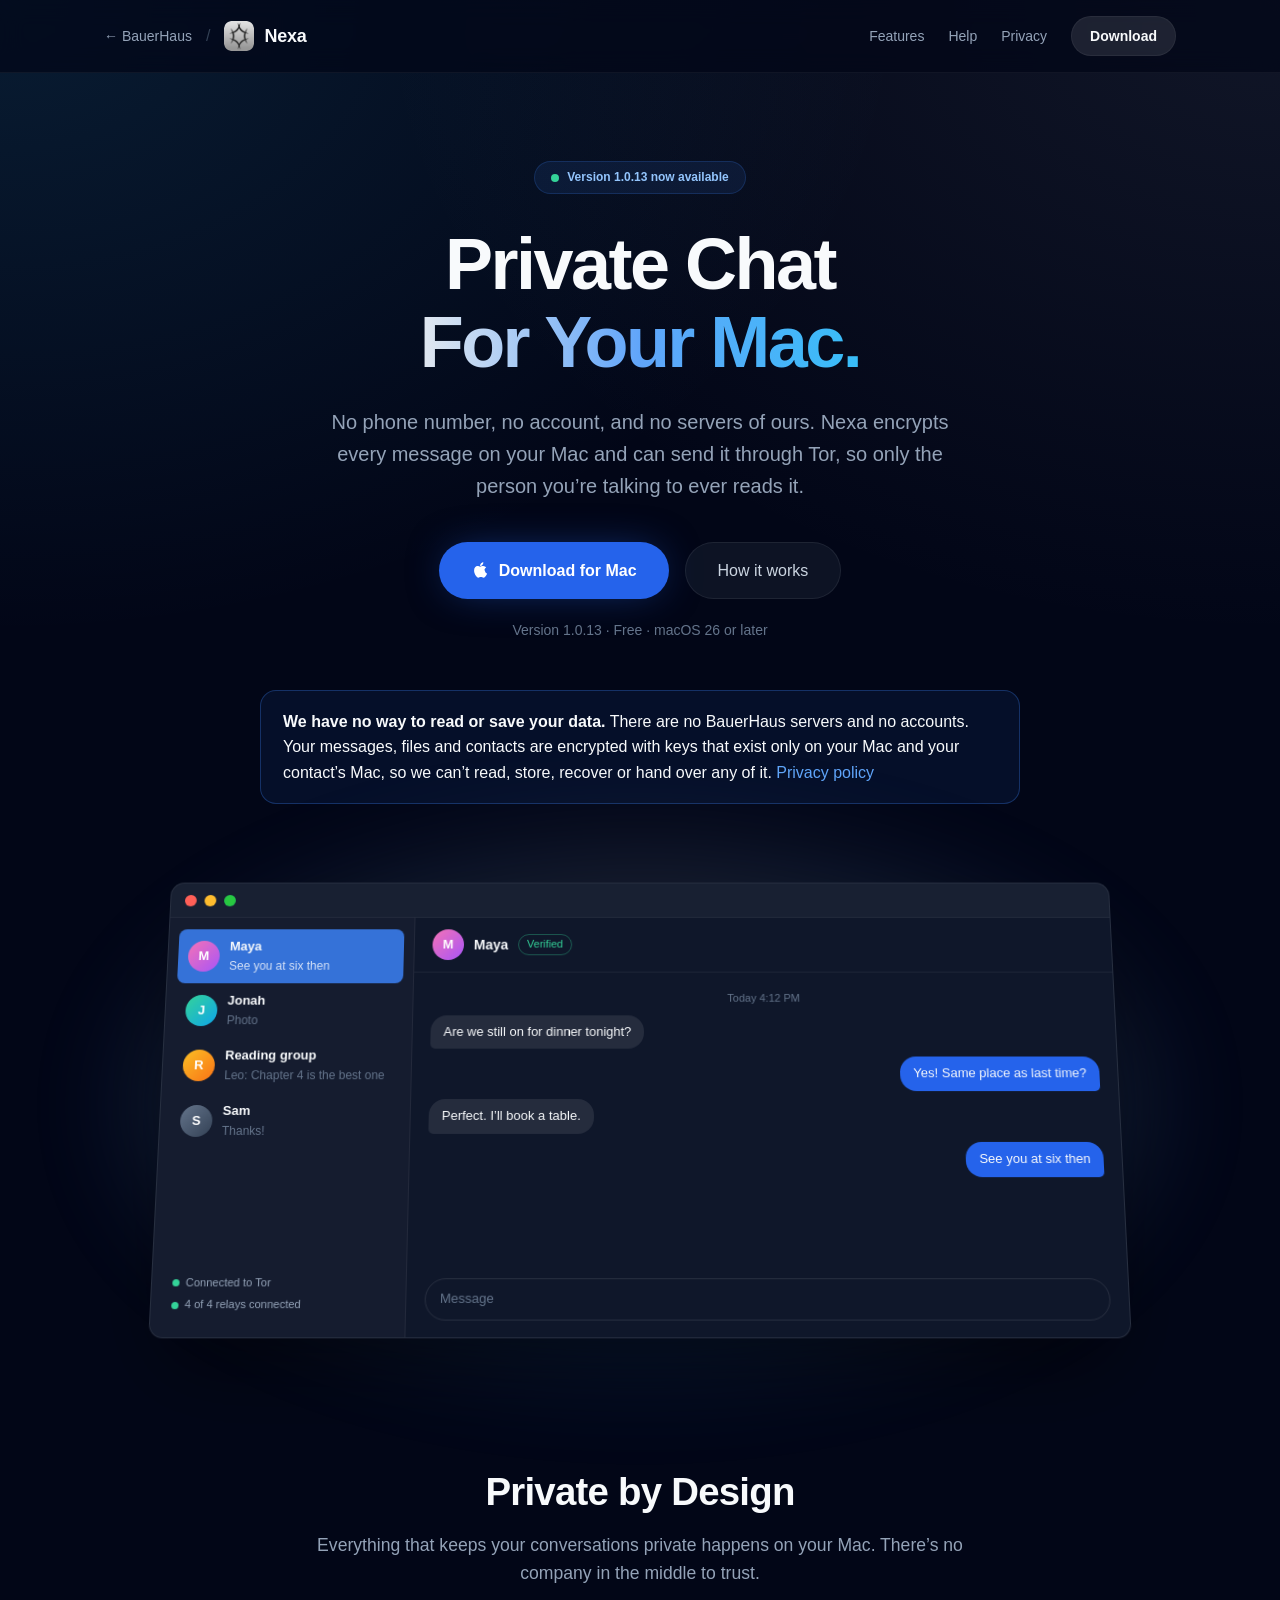
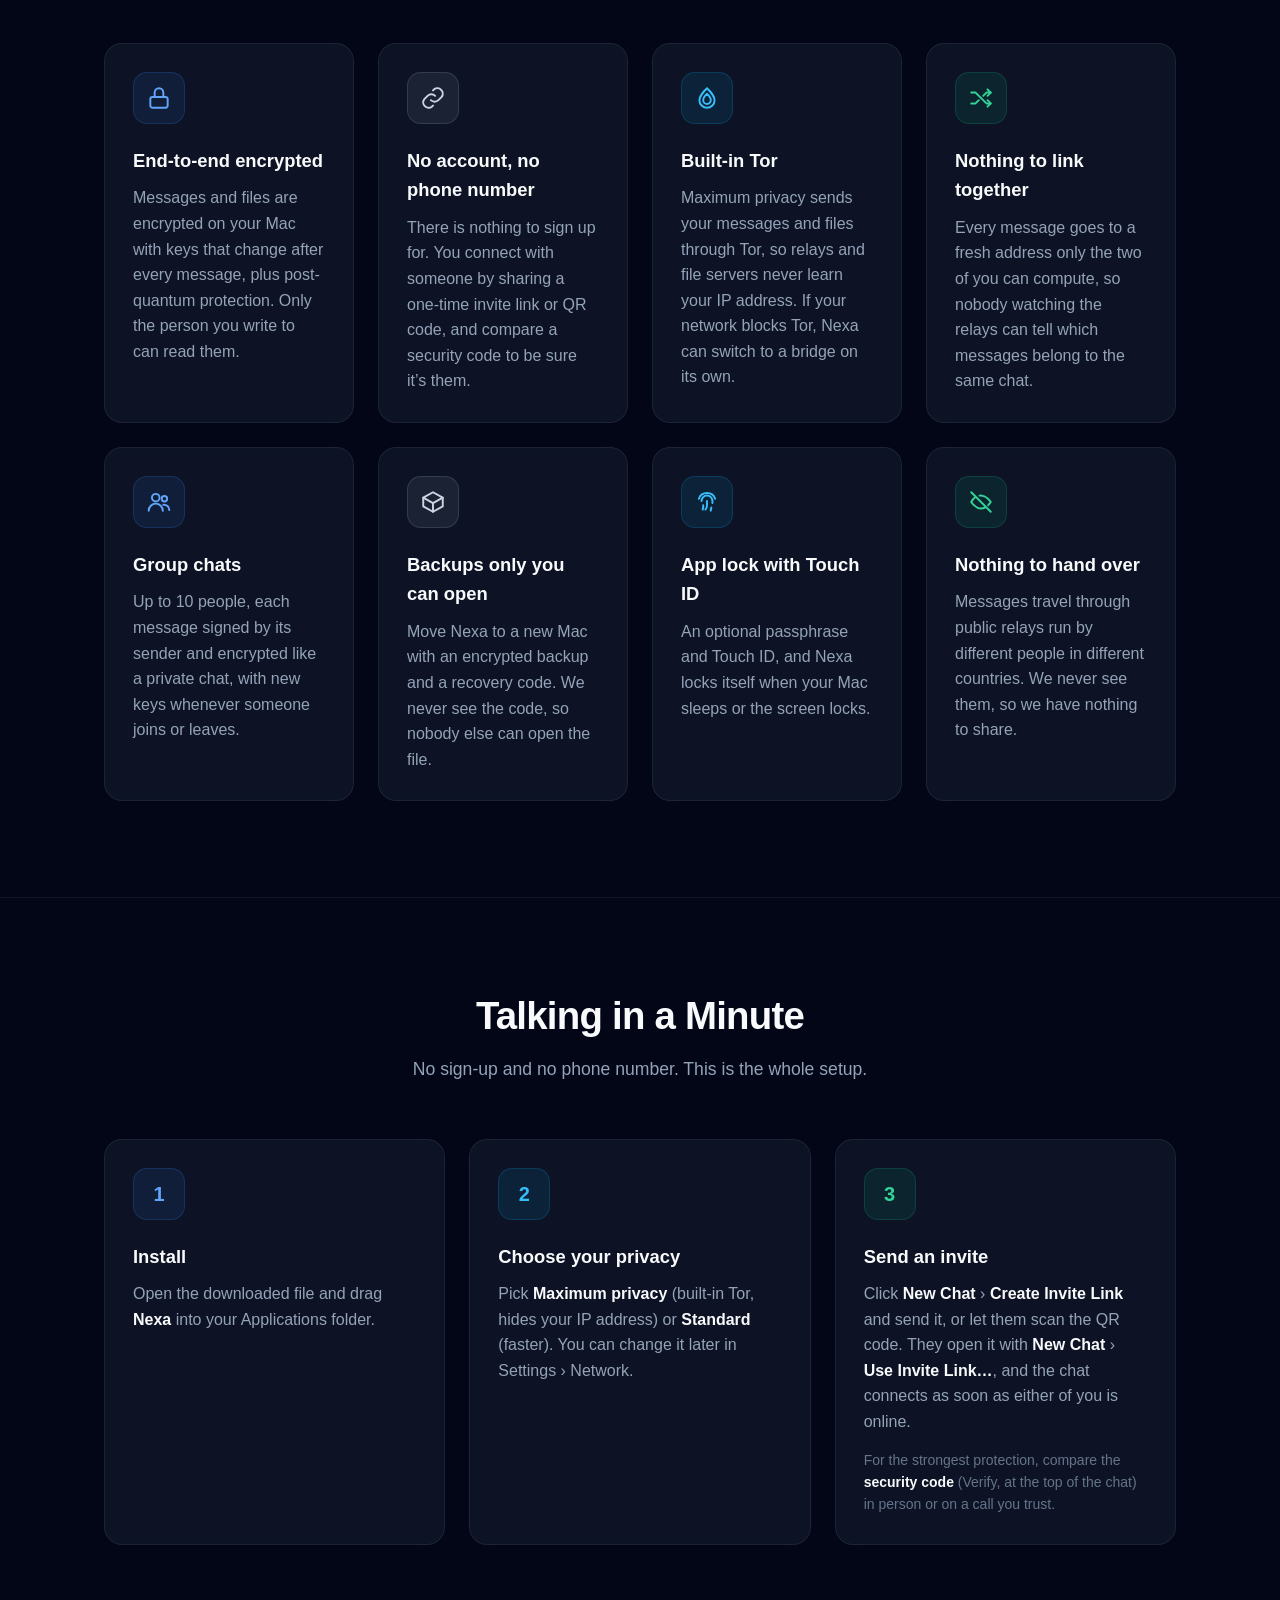
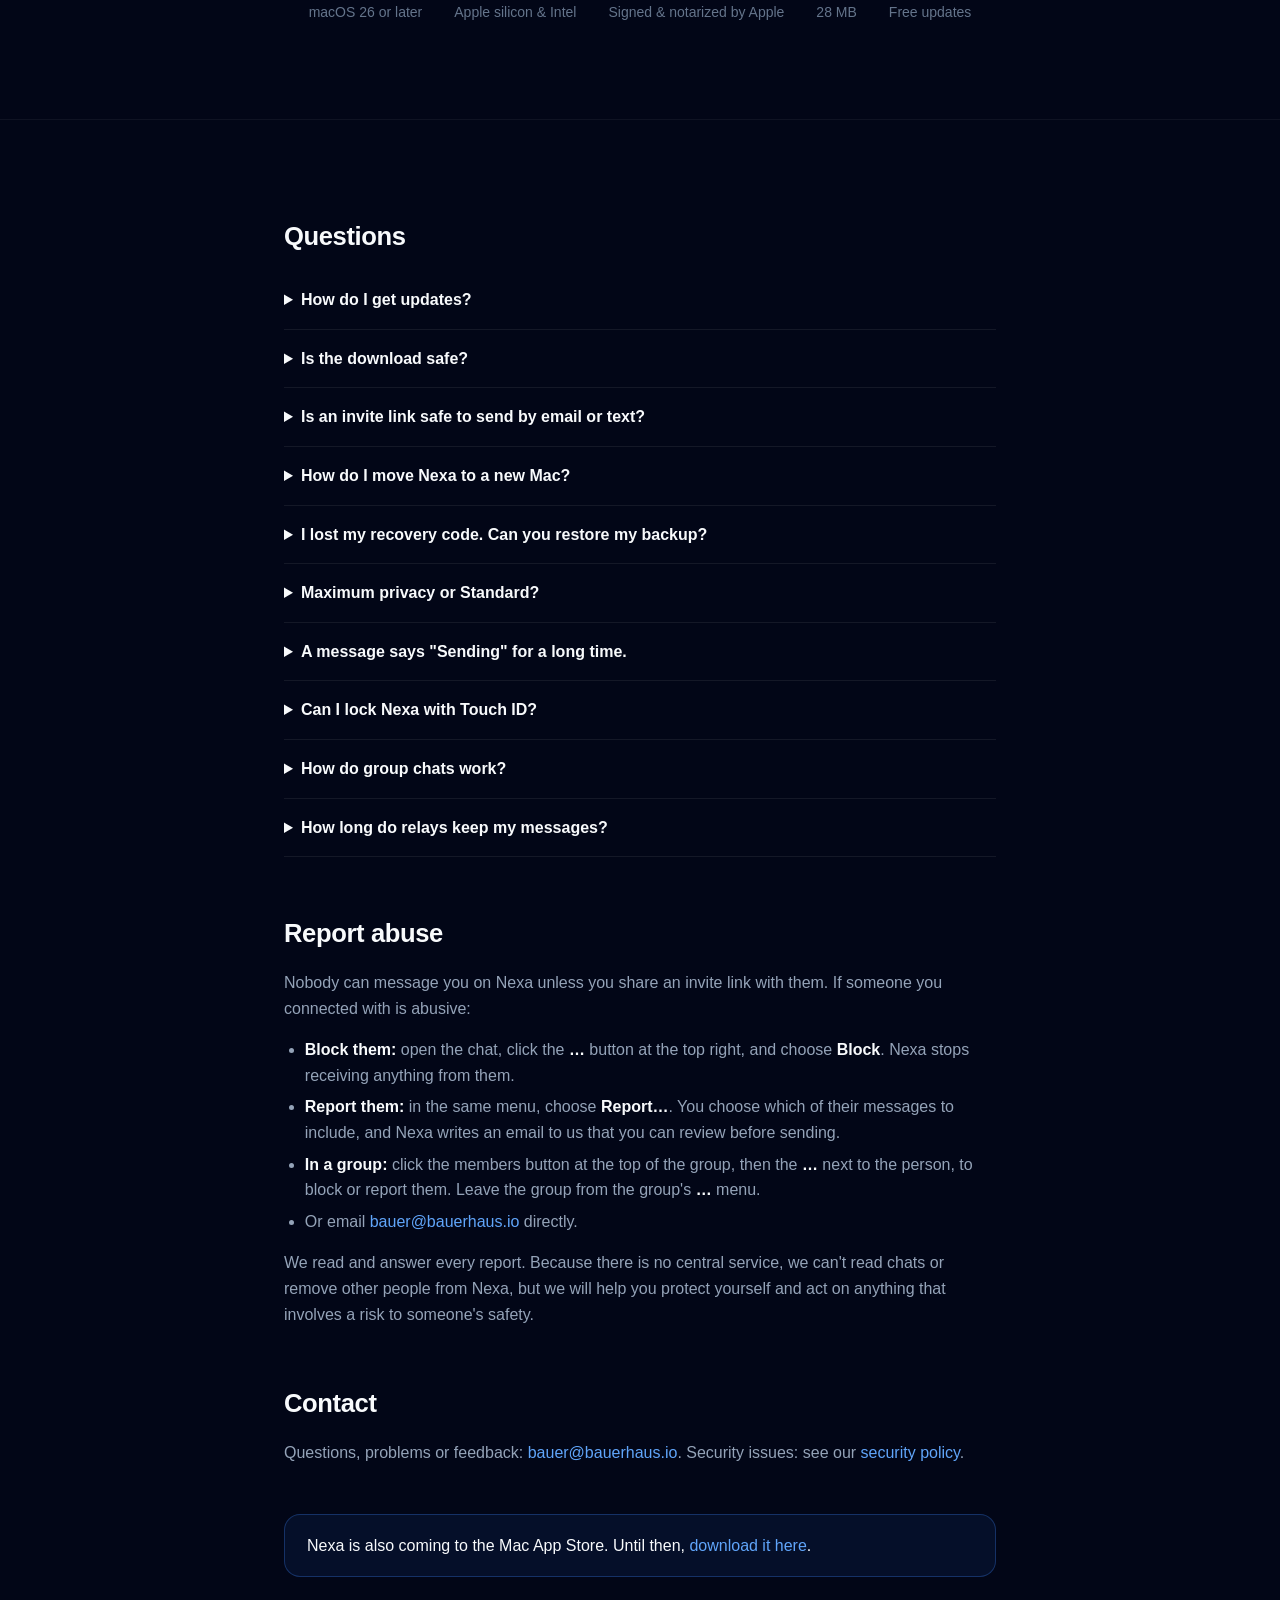
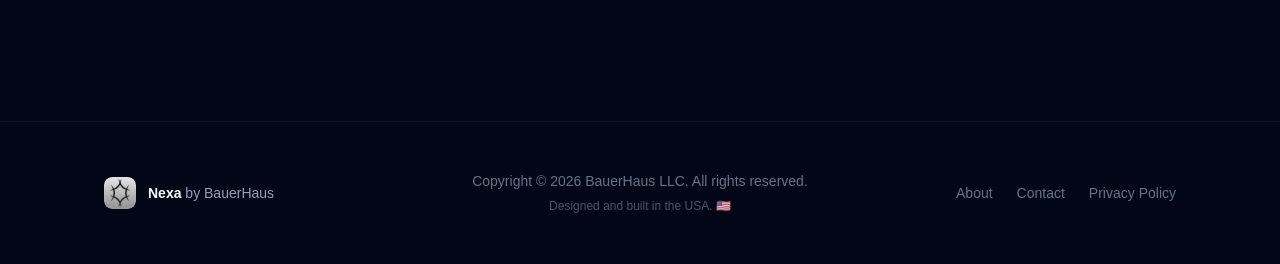
<file: nexa/index.html>
<!DOCTYPE html>
<html lang="en">
<head>
    <meta charset="UTF-8">
    <meta name="viewport" content="width=device-width, initial-scale=1.0">

    <!-- GitHub Pages cannot set response headers, so the policy ships in the page.
         This page is plain HTML with one stylesheet and images from this site: no script at all,
         nothing inline, nothing from another origin (no web fonts or CDNs, unlike the WindowSmith
         page, so visiting it tells no one else who's looking at a private messenger). The popups
         open with #links and :target, and the icons are inline SVG. -->
    <meta http-equiv="Content-Security-Policy" content="
        default-src 'none';
        style-src 'self';
        img-src 'self';
        base-uri 'none';
        form-action 'none';
        upgrade-insecure-requests">
    <meta name="referrer" content="strict-origin-when-cross-origin">
    <title>Nexa Messenger - Private Chat for the Mac | BauerHaus</title>
    <meta name="description" content="Nexa is a private messenger for the Mac with no accounts and no servers of its own. Download it, get help, and report abuse.">
    <link rel="stylesheet" href="nexa.css?v=2">
    <link rel="icon" href="icon.png">
</head>
<body>

<header>
    <div class="wrap nav">
        <div class="crumbs">
            <a class="back" href="/">&larr; <span class="back-label">BauerHaus</span></a>
            <span class="slash">/</span>
            <a class="app" href="#top"><img src="card-icon.png?v=2" alt="" width="30" height="30">Nexa</a>
        </div>
        <nav class="nav-links">
            <a href="#features">Features</a>
            <a href="#help">Help</a>
            <a href="privacy/">Privacy</a>
            <a class="pill" href="downloads/Nexa-1.0.13.dmg" download>Download</a>
        </nav>
    </div>
</header>

<main id="top">
    <div class="wrap hero">
        <div class="badge"><span class="dot"></span>Version 1.0.13 now available</div>
        <h1>Private Chat<br><span class="gradient">For Your Mac.</span></h1>
        <p class="lede">No phone number, no account, and no servers of ours. Nexa encrypts every message on your Mac and can send it through Tor, so only the person you&rsquo;re talking to ever reads it.</p>
        <div class="actions" id="download">
            <a class="button" href="downloads/Nexa-1.0.13.dmg" download><svg viewBox="0 0 384 512" aria-hidden="true"><path d="M318.7 268.7c-.2-36.7 16.4-64.4 50-84.8-18.8-26.9-47.2-41.7-84.7-44.6-35.5-2.8-74.3 20.7-88.5 20.7-15 0-49.4-19.7-76.4-19.7C72.7 141.9 24 184.5 24 271.5c0 25.7 4.7 52.2 14.1 79.5 12.6 35.9 58 124 105.4 122.5 24.8-.6 42.3-17.6 74.6-17.6 31.3 0 47.5 17.6 75.2 17.6 47.8-.7 88.8-80.7 100.8-116.7-64.1-30.2-60.4-88.5-60.4-90.1zm-56.6-163.5c27.3-32.4 24.8-61.9 24-72.5-24.1 1.4-52 16.4-67.9 34.9-17.5 19.8-27.8 44.3-25.6 71.9 26.1 2 49.9-11.4 69.5-34.3z"/></svg>Download for Mac</a>
            <a class="button ghost" href="#start">How it works</a>
        </div>
        <p class="meta">Version 1.0.13 &middot; Free &middot; macOS 26 or later</p>

        <div class="notice">
            <p><strong>We have no way to read or save your data.</strong> There are no BauerHaus servers and no accounts. Your messages, files and contacts are encrypted with keys that exist only on your Mac and your contact&rsquo;s Mac, so we can&rsquo;t read, store, recover or hand over any of it. <a href="privacy/">Privacy policy</a></p>
        </div>

        <div class="demo" aria-label="A drawing of Nexa's window, with made-up contacts" role="img">
            <div class="glow"></div>
            <div class="window">
                <div class="titlebar"><span class="light red"></span><span class="light yellow"></span><span class="light green"></span></div>
                <div class="panes">
                    <div class="sidebar">
                        <div class="chat-row selected"><span class="avatar a1">M</span><div><b>Maya</b><span class="preview">See you at six then</span></div></div>
                        <div class="chat-row"><span class="avatar a2">J</span><div><b>Jonah</b><span class="preview">Photo</span></div></div>
                        <div class="chat-row"><span class="avatar a3">R</span><div><b>Reading group</b><span class="preview">Leo: Chapter 4 is the best one</span></div></div>
                        <div class="chat-row"><span class="avatar a4">S</span><div><b>Sam</b><span class="preview">Thanks!</span></div></div>
                        <div class="status">
                            <span><span class="dot"></span>Connected to Tor</span>
                            <span><span class="dot"></span>4 of 4 relays connected</span>
                        </div>
                    </div>
                    <div class="conversation">
                        <div class="conv-head"><span class="avatar a1">M</span><b>Maya</b><span class="verified">Verified</span></div>
                        <div class="messages">
                            <span class="stamp">Today 4:12 PM</span>
                            <span class="bubble them">Are we still on for dinner tonight?</span>
                            <span class="bubble me">Yes! Same place as last time?</span>
                            <span class="bubble them">Perfect. I&rsquo;ll book a table.</span>
                            <span class="bubble me">See you at six then</span>
                        </div>
                        <div class="composer">Message</div>
                    </div>
                </div>
            </div>
        </div>
    </div>

    <section id="features">
        <div class="wrap">
            <div class="section-head">
                <h2>Private by Design</h2>
                <p>Everything that keeps your conversations private happens on your Mac. There&rsquo;s no company in the middle to trust.</p>
            </div>
            <div class="cards four">
                <div class="card">
                    <div class="icon blue"><svg viewBox="0 0 24 24" aria-hidden="true"><rect x="4" y="11" width="16" height="10" rx="2"/><path d="M8 11V7a4 4 0 0 1 8 0v4"/></svg></div>
                    <h3>End-to-end encrypted</h3>
                    <p>Messages and files are encrypted on your Mac with keys that change after every message, plus post-quantum protection. Only the person you write to can read them.</p>
                </div>
                <div class="card">
                    <div class="icon slate"><svg viewBox="0 0 24 24" aria-hidden="true"><path d="M10 14a5 5 0 0 0 7 0l3-3a5 5 0 0 0-7-7l-1 1"/><path d="M14 10a5 5 0 0 0-7 0l-3 3a5 5 0 0 0 7 7l1-1"/></svg></div>
                    <h3>No account, no phone number</h3>
                    <p>There is nothing to sign up for. You connect with someone by sharing a one-time invite link or QR code, and compare a security code to be sure it&rsquo;s them.</p>
                </div>
                <div class="card">
                    <div class="icon sky"><svg viewBox="0 0 24 24" aria-hidden="true"><path d="M12 3c4 4 7 7 7 11a7 7 0 0 1-14 0c0-4 3-7 7-11z"/><path d="M12 8c2 2 3.5 4 3.5 6a3.5 3.5 0 0 1-7 0c0-2 1.5-4 3.5-6z"/></svg></div>
                    <h3>Built-in Tor</h3>
                    <p>Maximum privacy sends your messages and files through Tor, so relays and file servers never learn your IP address. If your network blocks Tor, Nexa can switch to a bridge on its own.</p>
                </div>
                <div class="card">
                    <div class="icon green"><svg viewBox="0 0 24 24" aria-hidden="true"><path d="M3 7h4l10 10h4"/><path d="M3 17h4l3-3"/><path d="M14 10l3-3h4"/><path d="M18 4l3 3-3 3"/><path d="M18 14l3 3-3 3"/></svg></div>
                    <h3>Nothing to link together</h3>
                    <p>Every message goes to a fresh address only the two of you can compute, so nobody watching the relays can tell which messages belong to the same chat.</p>
                </div>
                <div class="card">
                    <div class="icon blue"><svg viewBox="0 0 24 24" aria-hidden="true"><circle cx="9" cy="8" r="3.5"/><path d="M2.5 20a6.5 6.5 0 0 1 13 0"/><circle cx="17" cy="9" r="2.5"/><path d="M16 14.5a5 5 0 0 1 5.5 5"/></svg></div>
                    <h3>Group chats</h3>
                    <p>Up to 10 people, each message signed by its sender and encrypted like a private chat, with new keys whenever someone joins or leaves.</p>
                </div>
                <div class="card">
                    <div class="icon slate"><svg viewBox="0 0 24 24" aria-hidden="true"><path d="M21 8l-9-5-9 5 9 5 9-5z"/><path d="M3 8v8l9 5 9-5V8"/><path d="M12 13v8"/></svg></div>
                    <h3>Backups only you can open</h3>
                    <p>Move Nexa to a new Mac with an encrypted backup and a recovery code. We never see the code, so nobody else can open the file.</p>
                </div>
                <div class="card">
                    <div class="icon sky"><svg viewBox="0 0 24 24" aria-hidden="true"><path d="M7 11a5 5 0 0 1 10 0v2"/><path d="M12 11v4a6 6 0 0 1-1.5 4"/><path d="M4.5 9a8 8 0 0 1 15 0"/><path d="M8.5 15a10 10 0 0 1-.5 4"/><path d="M16 17a14 14 0 0 1-.6 3"/></svg></div>
                    <h3>App lock with Touch ID</h3>
                    <p>An optional passphrase and Touch ID, and Nexa locks itself when your Mac sleeps or the screen locks.</p>
                </div>
                <div class="card">
                    <div class="icon green"><svg viewBox="0 0 24 24" aria-hidden="true"><path d="M3 3l18 18"/><path d="M10.6 6.1A9.8 9.8 0 0 1 12 6c5 0 9 6 9 6a16 16 0 0 1-2.4 3"/><path d="M6.6 7.6C4.3 9.2 3 12 3 12s4 6 9 6a8.6 8.6 0 0 0 4-1"/></svg></div>
                    <h3>Nothing to hand over</h3>
                    <p>Messages travel through public relays run by different people in different countries. We never see them, so we have nothing to share.</p>
                </div>
            </div>
        </div>
    </section>

    <section id="start" class="ruled">
        <div class="wrap">
            <div class="section-head">
                <h2>Talking in a Minute</h2>
                <p>No sign-up and no phone number. This is the whole setup.</p>
            </div>
            <div class="cards">
                <div class="card">
                    <div class="icon step blue">1</div>
                    <h3>Install</h3>
                    <p>Open the downloaded file and drag <strong>Nexa</strong> into your Applications folder.</p>
                </div>
                <div class="card">
                    <div class="icon step sky">2</div>
                    <h3>Choose your privacy</h3>
                    <p>Pick <strong>Maximum privacy</strong> (built-in Tor, hides your IP address) or <strong>Standard</strong> (faster). You can change it later in Settings &rsaquo; Network.</p>
                </div>
                <div class="card">
                    <div class="icon step green">3</div>
                    <h3>Send an invite</h3>
                    <p>Click <strong>New Chat</strong> &rsaquo; <strong>Create Invite Link</strong> and send it, or let them scan the QR code. They open it with <strong>New Chat</strong> &rsaquo; <strong>Use Invite Link&hellip;</strong>, and the chat connects as soon as either of you is online.</p>
                    <p class="small">For the strongest protection, compare the <strong>security code</strong> (Verify, at the top of the chat) in person or on a call you trust.</p>
                </div>
            </div>
            <ul class="facts">
                <li>macOS 26 or later</li>
                <li>Apple silicon &amp; Intel</li>
                <li>Signed &amp; notarized by Apple</li>
                <li>28 MB</li>
                <li>Free updates</li>
            </ul>
        </div>
    </section>

    <section id="help" class="ruled">
        <div class="wrap narrow help">
            <h2>Questions</h2>

        <details>
            <summary>How do I get updates?</summary>
            <p>Nexa checks bauerhaus.io for new versions and asks before installing one. It asks your permission before checking automatically for the first time, and you can turn automatic checks on or off, or check right away, in Settings &rsaquo; Privacy &rsaquo; Updates or with <strong>Nexa</strong> &rsaquo; <strong>Check for Updates…</strong>. While Nexa uses Tor, it only checks when you ask. Every update is signed by us, and Nexa refuses one that isn't.</p>
        </details>

        <details>
            <summary>Is the download safe?</summary>
            <p>Nexa is signed by BauerHaus LLC and notarized by Apple, so macOS checks it before it opens. Your chats stay on your Mac, and keep working when Nexa is on the Mac App Store.</p>
        </details>

        <details>
            <summary>Is an invite link safe to send by email or text?</summary>
            <p>Yes. Each link works once and expires. If someone intercepted it and used it first, your contact's chat wouldn't connect, and comparing security codes shows anyone who tried to sit in the middle.</p>
        </details>

        <details>
            <summary>How do I move Nexa to a new Mac?</summary>
            <p>Settings &rsaquo; Backup &rsaquo; <strong>Move to Backup…</strong> writes an encrypted backup file and gives you a recovery code. Nexa then erases itself from this Mac. On the new Mac, choose <strong>Restore from a Backup…</strong> on the welcome screen and enter the code. Your chats continue where they left off.</p>
        </details>

        <details>
            <summary>I lost my recovery code. Can you restore my backup?</summary>
            <p>No. The code is the only key to the backup, and we never see it. Without it, nobody can open the file, including us. Write it on paper and keep it somewhere safe; don't keep it in a note or screenshot on the same Mac.</p>
        </details>

        <details>
            <summary>Maximum privacy or Standard?</summary>
            <p>Both encrypt everything you send. Maximum privacy also routes Nexa through Tor, so relays and file servers never learn your IP address, and each contact uses a separate Tor circuit. It is a little slower to connect. Standard connects directly with encrypted DNS and is faster, but relays can see your IP address.</p>
        </details>

        <details>
            <summary>A message says "Sending" for a long time.</summary>
            <p>Nexa keeps trying until a relay accepts the message, including after a restart. If it lasts more than a few minutes, check your internet connection, or try the other network mode in Settings &rsaquo; Network. Settings &rsaquo; Relays shows which relays are working.</p>
        </details>

        <details>
            <summary>Can I lock Nexa with Touch ID?</summary>
            <p>Yes. Settings &rsaquo; Security lets you set a passphrase and then unlock with Touch ID. Nexa locks when your Mac sleeps or the screen locks.</p>
        </details>

        <details>
            <summary>How do group chats work?</summary>
            <p>Click <strong>New Chat</strong> &rsaquo; <strong>New Group…</strong>, name it, and pick up to 9 people you already chat with; each of them is asked first. Everyone in the group sees the member list and what's posted, and messages are end-to-end encrypted like any other chat. The person who made the group adds and removes people; anyone can leave. To be sure the messages under someone's name are really theirs, compare their member code (in the group's member list) with them in person.</p>
        </details>

        <details>
            <summary>How long do relays keep my messages?</summary>
            <p>Nexa asks relays to delete messages after 14 days by default (adjustable in Settings). Relays are run by other people and may keep them longer, but they only ever hold encrypted data they can't read. Disappearing messages, set per chat, also delete messages from both Macs.</p>
        </details>

        <h2 id="report">Report abuse</h2>
        <p>Nobody can message you on Nexa unless you share an invite link with them. If someone you connected with is abusive:</p>
        <ul>
            <li><strong>Block them:</strong> open the chat, click the <strong>…</strong> button at the top right, and choose <strong>Block</strong>. Nexa stops receiving anything from them.</li>
            <li><strong>Report them:</strong> in the same menu, choose <strong>Report…</strong>. You choose which of their messages to include, and Nexa writes an email to us that you can review before sending.</li>
            <li><strong>In a group:</strong> click the members button at the top of the group, then the <strong>…</strong> next to the person, to block or report them. Leave the group from the group's <strong>…</strong> menu.</li>
            <li>Or email <a href="mailto:bauer@bauerhaus.io?subject=Nexa%20report">bauer@bauerhaus.io</a> directly.</li>
        </ul>
        <p>We read and answer every report. Because there is no central service, we can't read chats or remove other people from Nexa, but we will help you protect yourself and act on anything that involves a risk to someone's safety.</p>

        <h2>Contact</h2>
        <p>Questions, problems or feedback: <a href="mailto:bauer@bauerhaus.io?subject=Nexa">bauer@bauerhaus.io</a>. Security issues: see our <a href="https://github.com/Bauer-Haus/BauerHaus/blob/main/SECURITY.md">security policy</a>.</p>


            <div class="notice">
                <p>Nexa is also coming to the Mac App Store. Until then, <a href="downloads/Nexa-1.0.13.dmg" download>download it here</a>.</p>
            </div>
        </div>
    </section>
</main>

<footer>
    <div class="wrap footer-grid">
        <div class="byline"><img src="card-icon.png?v=2" alt="" width="32" height="32"><span><b>Nexa</b> by BauerHaus</span></div>
        <div class="copyright">
            <p>Copyright © 2026 BauerHaus LLC. All rights reserved.</p>
            <p>Designed and built in the USA. 🇺🇸</p>
        </div>
        <div class="footer-links">
            <a href="#about">About</a>
            <a href="#contact">Contact</a>
            <a href="privacy/">Privacy Policy</a>
        </div>
    </div>
</footer>

<div id="about" class="modal">
    <a class="modal-backdrop" href="#_" aria-label="Close"></a>
    <div class="modal-content">
        <a class="close" href="#_" aria-label="Close">&times;</a>
        <h2>About BauerHaus.</h2>
        <p>We build high-quality, native utilities designed exclusively for macOS. Our mission is to create software that feels right at home on your machine: fast, efficient, and built natively for the Mac.</p>
    </div>
</div>

<div id="contact" class="modal">
    <a class="modal-backdrop" href="#_" aria-label="Close"></a>
    <div class="modal-content">
        <a class="close" href="#_" aria-label="Close">&times;</a>
        <h2>Get in Touch.</h2>
        <p>Questions, problems or feedback about Nexa? We&rsquo;d love to hear from you. For security issues, see our <a href="https://github.com/Bauer-Haus/BauerHaus/blob/main/SECURITY.md">security policy</a>.</p>
        <a class="mail" href="mailto:bauer@bauerhaus.io?subject=Nexa">bauer@bauerhaus.io &rarr;</a>
    </div>
</div>

</body>
</html>
</file>
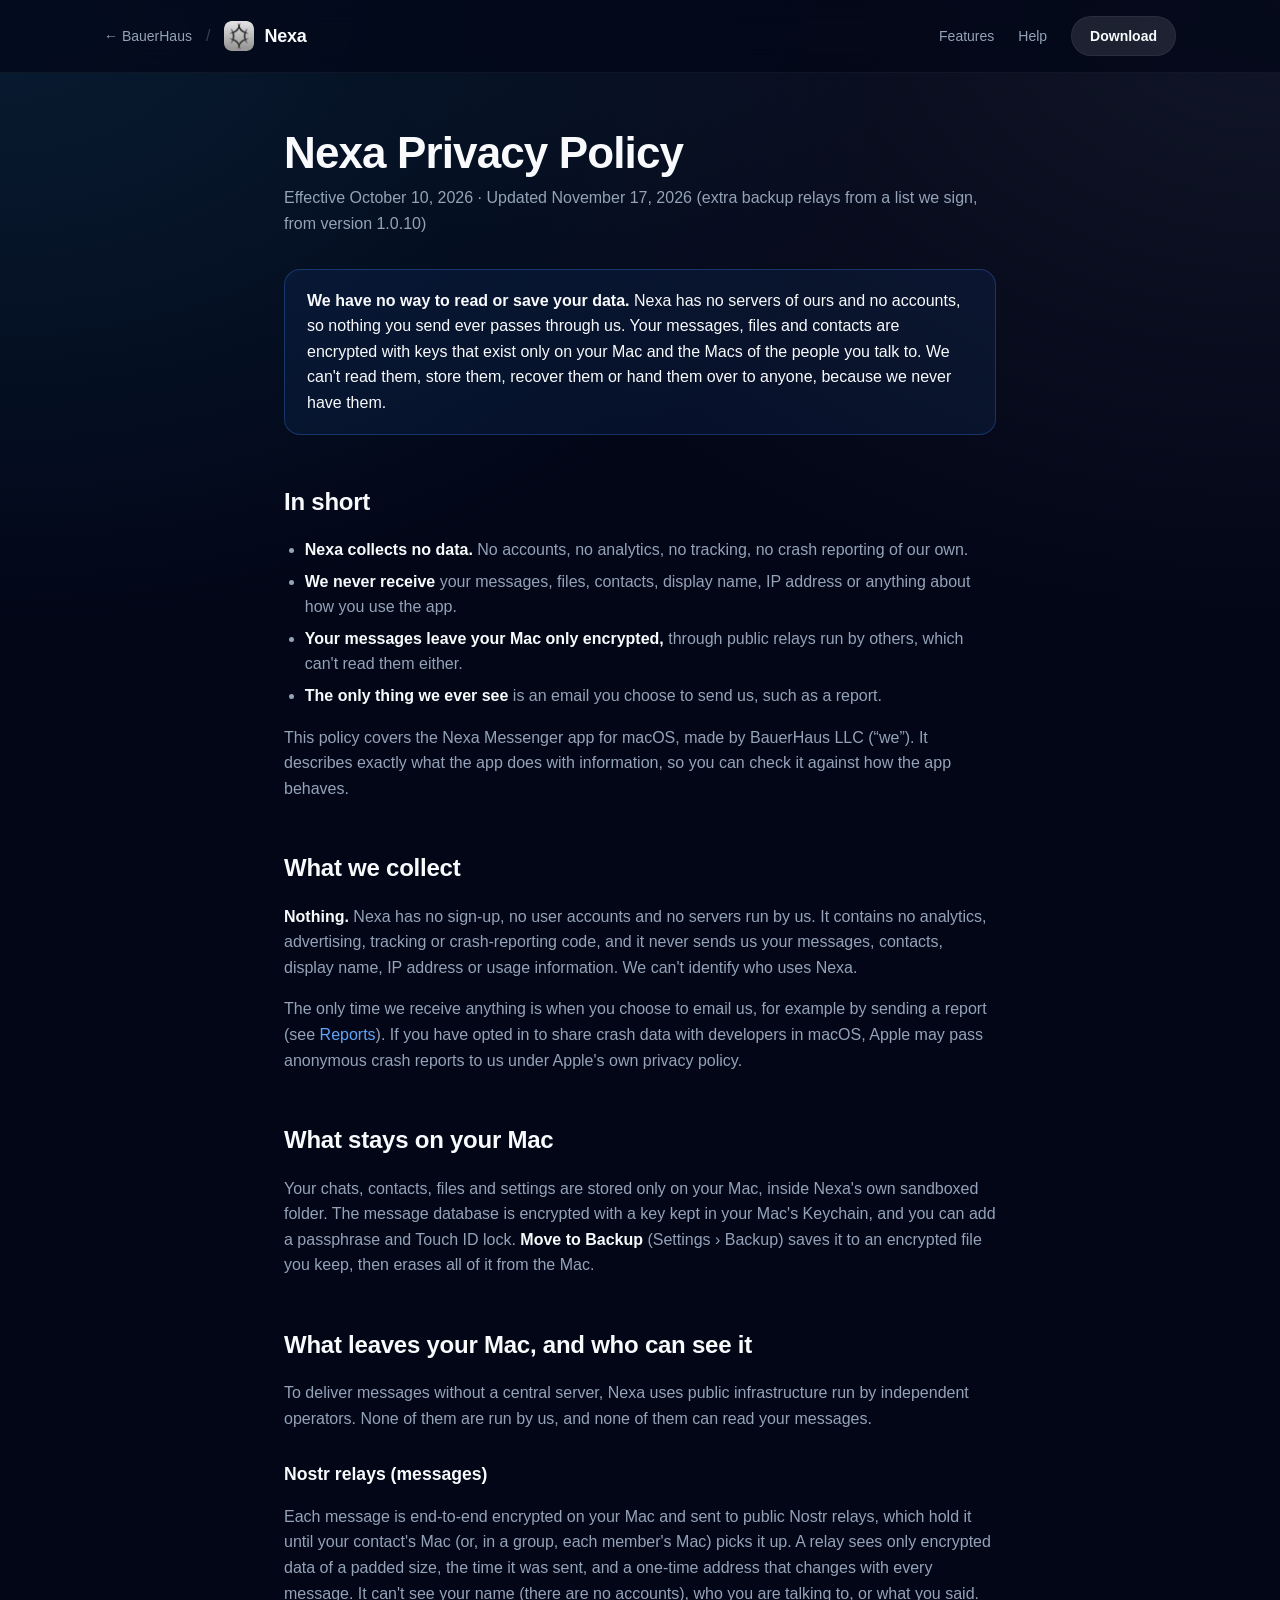
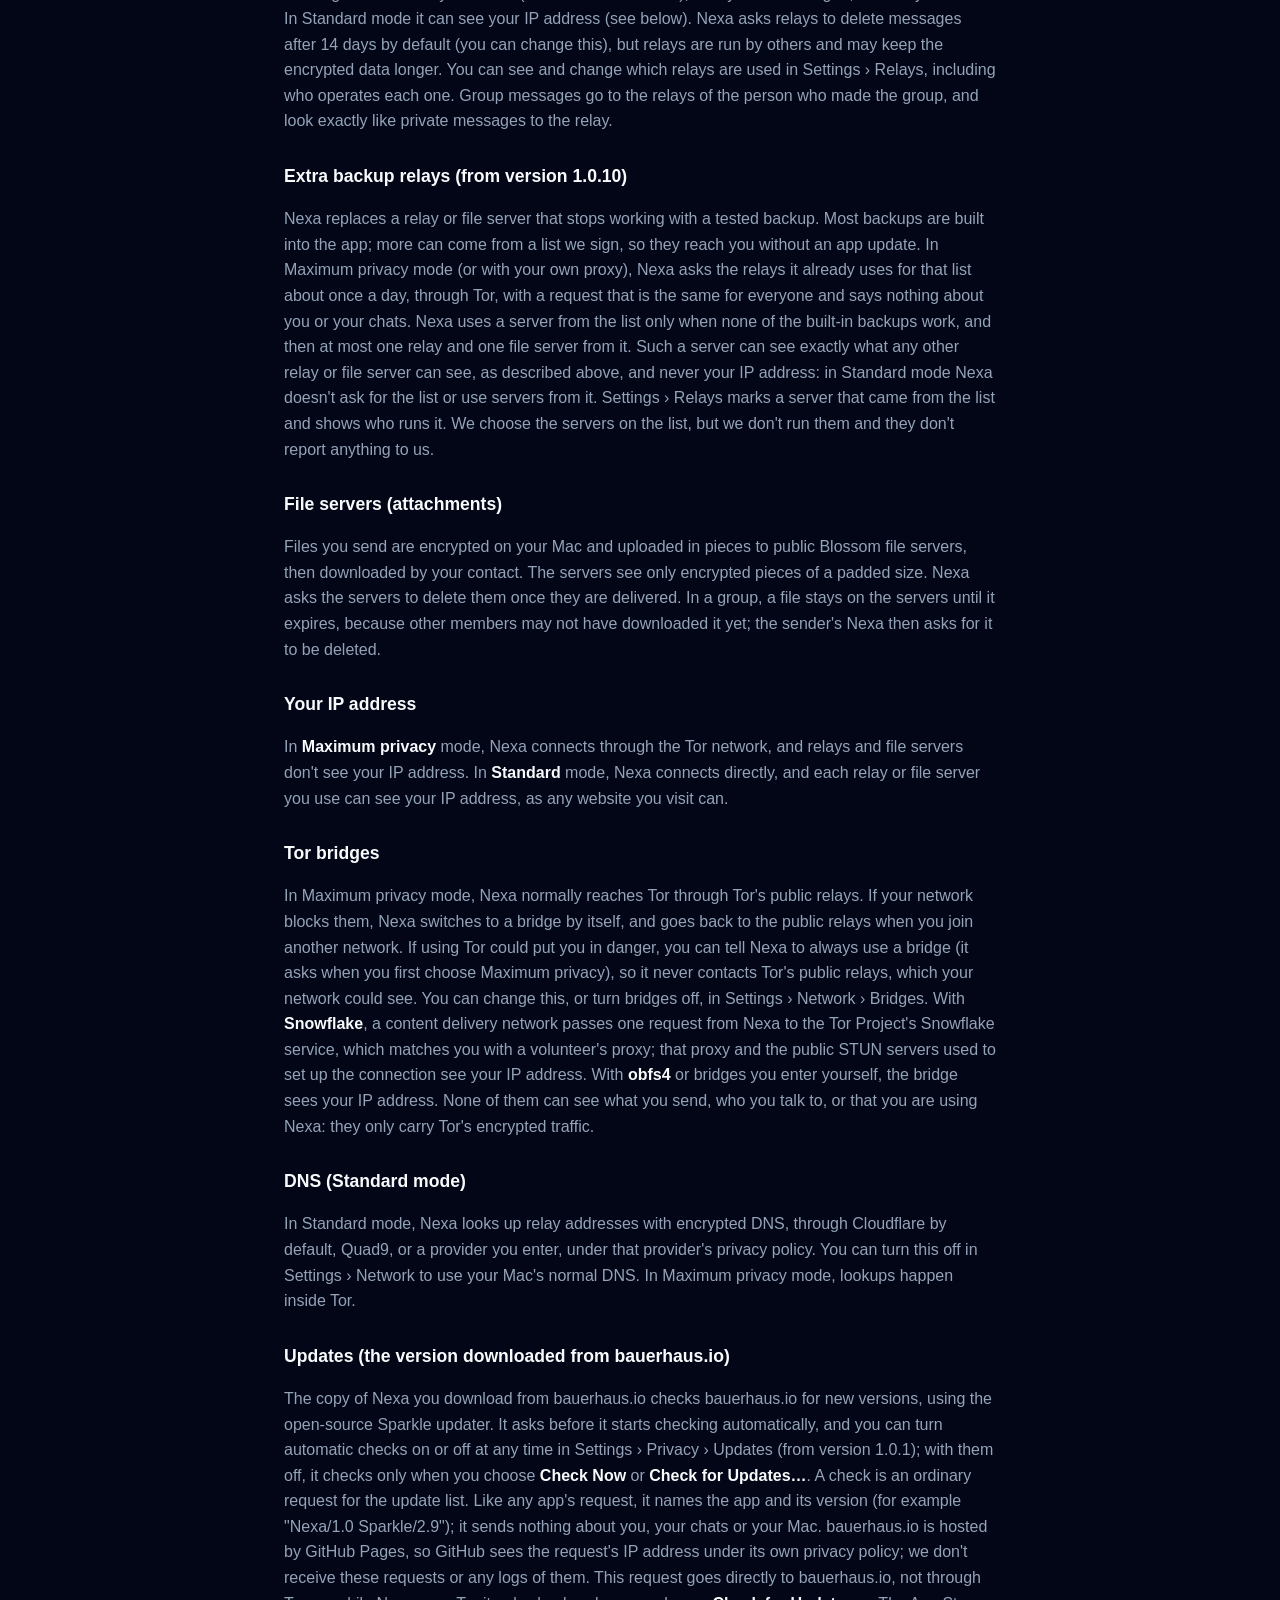
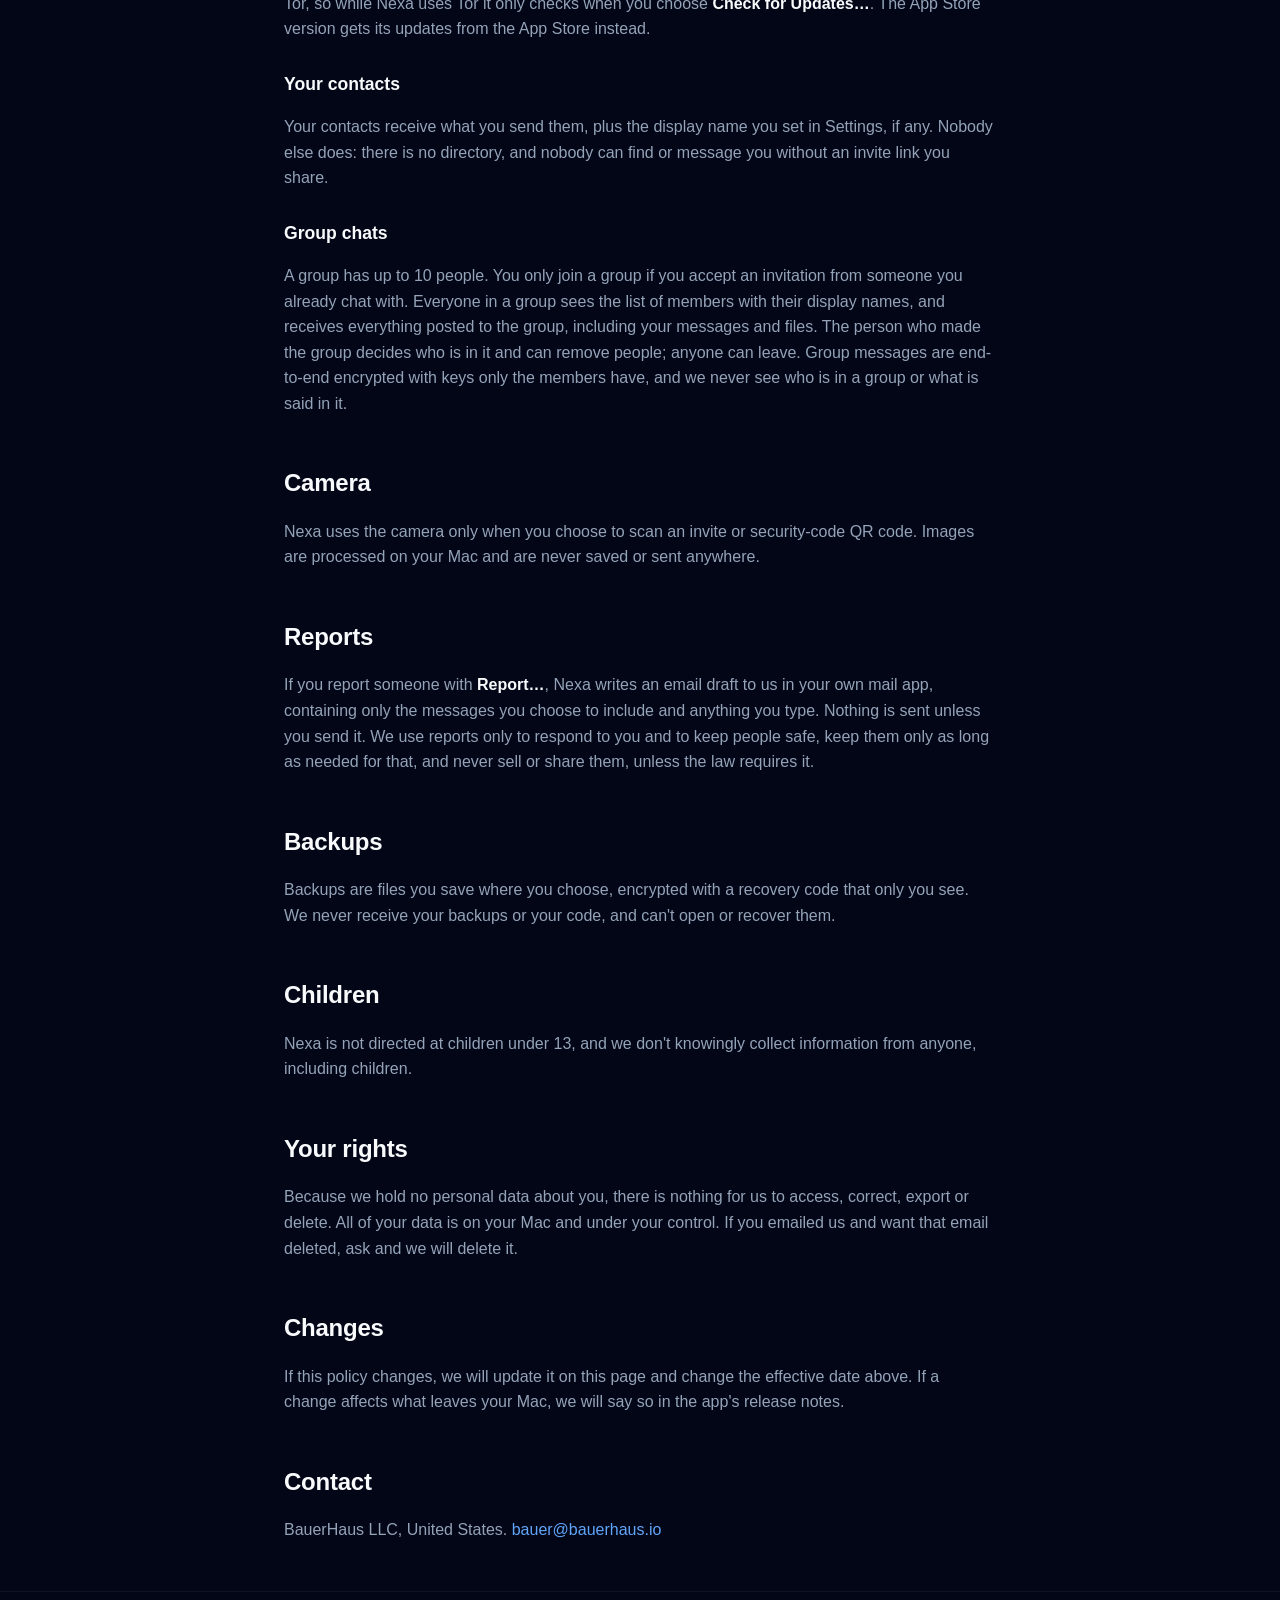
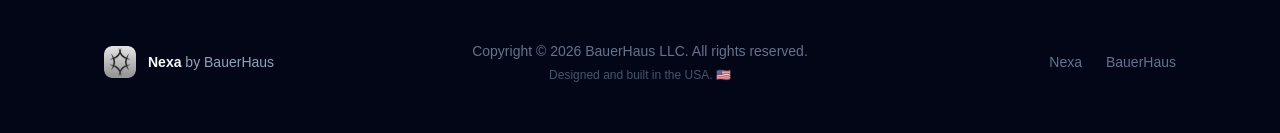
<file: nexa/privacy/index.html>
<!DOCTYPE html>
<html lang="en">
<head>
    <meta charset="UTF-8">
    <meta name="viewport" content="width=device-width, initial-scale=1.0">

    <!-- GitHub Pages cannot set response headers, so the policy ships in the page.
         Plain HTML with one stylesheet and one image from this site: no script, nothing inline,
         nothing from another origin. This page is the Privacy Policy URL in
         App Store Connect, so it is left out of maintenance mode on purpose. -->
    <meta http-equiv="Content-Security-Policy" content="
        default-src 'none';
        style-src 'self';
        img-src 'self';
        base-uri 'none';
        form-action 'none';
        upgrade-insecure-requests">
    <meta name="referrer" content="strict-origin-when-cross-origin">
    <title>Nexa Privacy Policy | BauerHaus</title>
    <meta name="description" content="Nexa collects no data. What leaves your Mac, who can see it, and what we never receive.">
    <link rel="stylesheet" href="../nexa.css?v=2">
    <link rel="icon" href="../icon.png">
</head>
<body>

<header>
    <div class="wrap nav">
        <div class="crumbs">
            <a class="back" href="/">&larr; <span class="back-label">BauerHaus</span></a>
            <span class="slash">/</span>
            <a class="app" href="../"><img src="../card-icon.png?v=2" alt="" width="30" height="30">Nexa</a>
        </div>
        <nav class="nav-links">
            <a href="../#features">Features</a>
            <a href="../#help">Help</a>
            <a class="pill" href="../downloads/Nexa-1.0.13.dmg" download>Download</a>
        </nav>
    </div>
</header>

<main class="wrap narrow policy">
    <h1 class="page">Nexa Privacy Policy</h1>
    <p class="updated">Effective October 10, 2026 · Updated November 17, 2026 (extra backup relays from a list we sign, from version 1.0.10)</p>

    <div class="notice">
        <p><strong>We have no way to read or save your data.</strong> Nexa has no servers of ours and no accounts, so nothing you send ever passes through us. Your messages, files and contacts are encrypted with keys that exist only on your Mac and the Macs of the people you talk to. We can't read them, store them, recover them or hand them over to anyone, because we never have them.</p>
    </div>

    <h2>In short</h2>
    <ul>
        <li><strong>Nexa collects no data.</strong> No accounts, no analytics, no tracking, no crash reporting of our own.</li>
        <li><strong>We never receive</strong> your messages, files, contacts, display name, IP address or anything about how you use the app.</li>
        <li><strong>Your messages leave your Mac only encrypted,</strong> through public relays run by others, which can't read them either.</li>
        <li><strong>The only thing we ever see</strong> is an email you choose to send us, such as a report.</li>
    </ul>

    <p>This policy covers the Nexa Messenger app for macOS, made by BauerHaus LLC (“we”). It describes exactly what the app does with information, so you can check it against how the app behaves.</p>

    <h2>What we collect</h2>
    <p><strong>Nothing.</strong> Nexa has no sign-up, no user accounts and no servers run by us. It contains no analytics, advertising, tracking or crash-reporting code, and it never sends us your messages, contacts, display name, IP address or usage information. We can't identify who uses Nexa.</p>
    <p>The only time we receive anything is when you choose to email us, for example by sending a report (see <a href="#reports">Reports</a>). If you have opted in to share crash data with developers in macOS, Apple may pass anonymous crash reports to us under Apple's own privacy policy.</p>

    <h2>What stays on your Mac</h2>
    <p>Your chats, contacts, files and settings are stored only on your Mac, inside Nexa's own sandboxed folder. The message database is encrypted with a key kept in your Mac's Keychain, and you can add a passphrase and Touch ID lock. <strong>Move to Backup</strong> (Settings &rsaquo; Backup) saves it to an encrypted file you keep, then erases all of it from the Mac.</p>

    <h2>What leaves your Mac, and who can see it</h2>
    <p>To deliver messages without a central server, Nexa uses public infrastructure run by independent operators. None of them are run by us, and none of them can read your messages.</p>

    <h3>Nostr relays (messages)</h3>
    <p>Each message is end-to-end encrypted on your Mac and sent to public Nostr relays, which hold it until your contact's Mac (or, in a group, each member's Mac) picks it up. A relay sees only encrypted data of a padded size, the time it was sent, and a one-time address that changes with every message. It can't see your name (there are no accounts), who you are talking to, or what you said. In Standard mode it can see your IP address (see below). Nexa asks relays to delete messages after 14 days by default (you can change this), but relays are run by others and may keep the encrypted data longer. You can see and change which relays are used in Settings &rsaquo; Relays, including who operates each one. Group messages go to the relays of the person who made the group, and look exactly like private messages to the relay.</p>

    <h3>Extra backup relays (from version 1.0.10)</h3>
    <p>Nexa replaces a relay or file server that stops working with a tested backup. Most backups are built into the app; more can come from a list we sign, so they reach you without an app update. In Maximum privacy mode (or with your own proxy), Nexa asks the relays it already uses for that list about once a day, through Tor, with a request that is the same for everyone and says nothing about you or your chats. Nexa uses a server from the list only when none of the built-in backups work, and then at most one relay and one file server from it. Such a server can see exactly what any other relay or file server can see, as described above, and never your IP address: in Standard mode Nexa doesn't ask for the list or use servers from it. Settings &rsaquo; Relays marks a server that came from the list and shows who runs it. We choose the servers on the list, but we don't run them and they don't report anything to us.</p>

    <h3>File servers (attachments)</h3>
    <p>Files you send are encrypted on your Mac and uploaded in pieces to public Blossom file servers, then downloaded by your contact. The servers see only encrypted pieces of a padded size. Nexa asks the servers to delete them once they are delivered. In a group, a file stays on the servers until it expires, because other members may not have downloaded it yet; the sender's Nexa then asks for it to be deleted.</p>

    <h3>Your IP address</h3>
    <p>In <strong>Maximum privacy</strong> mode, Nexa connects through the Tor network, and relays and file servers don't see your IP address. In <strong>Standard</strong> mode, Nexa connects directly, and each relay or file server you use can see your IP address, as any website you visit can.</p>

    <h3>Tor bridges</h3>
    <p>In Maximum privacy mode, Nexa normally reaches Tor through Tor's public relays. If your network blocks them, Nexa switches to a bridge by itself, and goes back to the public relays when you join another network. If using Tor could put you in danger, you can tell Nexa to always use a bridge (it asks when you first choose Maximum privacy), so it never contacts Tor's public relays, which your network could see. You can change this, or turn bridges off, in Settings &rsaquo; Network &rsaquo; Bridges. With <strong>Snowflake</strong>, a content delivery network passes one request from Nexa to the Tor Project's Snowflake service, which matches you with a volunteer's proxy; that proxy and the public STUN servers used to set up the connection see your IP address. With <strong>obfs4</strong> or bridges you enter yourself, the bridge sees your IP address. None of them can see what you send, who you talk to, or that you are using Nexa: they only carry Tor's encrypted traffic.</p>

    <h3>DNS (Standard mode)</h3>
    <p>In Standard mode, Nexa looks up relay addresses with encrypted DNS, through Cloudflare by default, Quad9, or a provider you enter, under that provider's privacy policy. You can turn this off in Settings &rsaquo; Network to use your Mac's normal DNS. In Maximum privacy mode, lookups happen inside Tor.</p>

    <h3>Updates (the version downloaded from bauerhaus.io)</h3>
    <p>The copy of Nexa you download from bauerhaus.io checks bauerhaus.io for new versions, using the open-source Sparkle updater. It asks before it starts checking automatically, and you can turn automatic checks on or off at any time in Settings &rsaquo; Privacy &rsaquo; Updates (from version 1.0.1); with them off, it checks only when you choose <strong>Check Now</strong> or <strong>Check for Updates…</strong>. A check is an ordinary request for the update list. Like any app's request, it names the app and its version (for example "Nexa/1.0 Sparkle/2.9"); it sends nothing about you, your chats or your Mac. bauerhaus.io is hosted by GitHub Pages, so GitHub sees the request's IP address under its own privacy policy; we don't receive these requests or any logs of them. This request goes directly to bauerhaus.io, not through Tor, so while Nexa uses Tor it only checks when you choose <strong>Check for Updates…</strong>. The App Store version gets its updates from the App Store instead.</p>

    <h3>Your contacts</h3>
    <p>Your contacts receive what you send them, plus the display name you set in Settings, if any. Nobody else does: there is no directory, and nobody can find or message you without an invite link you share.</p>

    <h3>Group chats</h3>
    <p>A group has up to 10 people. You only join a group if you accept an invitation from someone you already chat with. Everyone in a group sees the list of members with their display names, and receives everything posted to the group, including your messages and files. The person who made the group decides who is in it and can remove people; anyone can leave. Group messages are end-to-end encrypted with keys only the members have, and we never see who is in a group or what is said in it.</p>

    <h2>Camera</h2>
    <p>Nexa uses the camera only when you choose to scan an invite or security-code QR code. Images are processed on your Mac and are never saved or sent anywhere.</p>

    <h2 id="reports">Reports</h2>
    <p>If you report someone with <strong>Report…</strong>, Nexa writes an email draft to us in your own mail app, containing only the messages you choose to include and anything you type. Nothing is sent unless you send it. We use reports only to respond to you and to keep people safe, keep them only as long as needed for that, and never sell or share them, unless the law requires it.</p>

    <h2>Backups</h2>
    <p>Backups are files you save where you choose, encrypted with a recovery code that only you see. We never receive your backups or your code, and can't open or recover them.</p>

    <h2>Children</h2>
    <p>Nexa is not directed at children under 13, and we don't knowingly collect information from anyone, including children.</p>

    <h2>Your rights</h2>
    <p>Because we hold no personal data about you, there is nothing for us to access, correct, export or delete. All of your data is on your Mac and under your control. If you emailed us and want that email deleted, ask and we will delete it.</p>

    <h2>Changes</h2>
    <p>If this policy changes, we will update it on this page and change the effective date above. If a change affects what leaves your Mac, we will say so in the app's release notes.</p>

    <h2>Contact</h2>
    <p>BauerHaus LLC, United States. <a href="mailto:bauer@bauerhaus.io?subject=Nexa%20privacy">bauer@bauerhaus.io</a></p>
</main>

<footer>
    <div class="wrap footer-grid">
        <div class="byline"><img src="../card-icon.png?v=2" alt="" width="32" height="32"><span><b>Nexa</b> by BauerHaus</span></div>
        <div class="copyright">
            <p>Copyright © 2026 BauerHaus LLC. All rights reserved.</p>
            <p>Designed and built in the USA. 🇺🇸</p>
        </div>
        <div class="footer-links">
            <a href="../">Nexa</a>
            <a href="/">BauerHaus</a>
        </div>
    </div>
</footer>

</body>
</html>
</file>
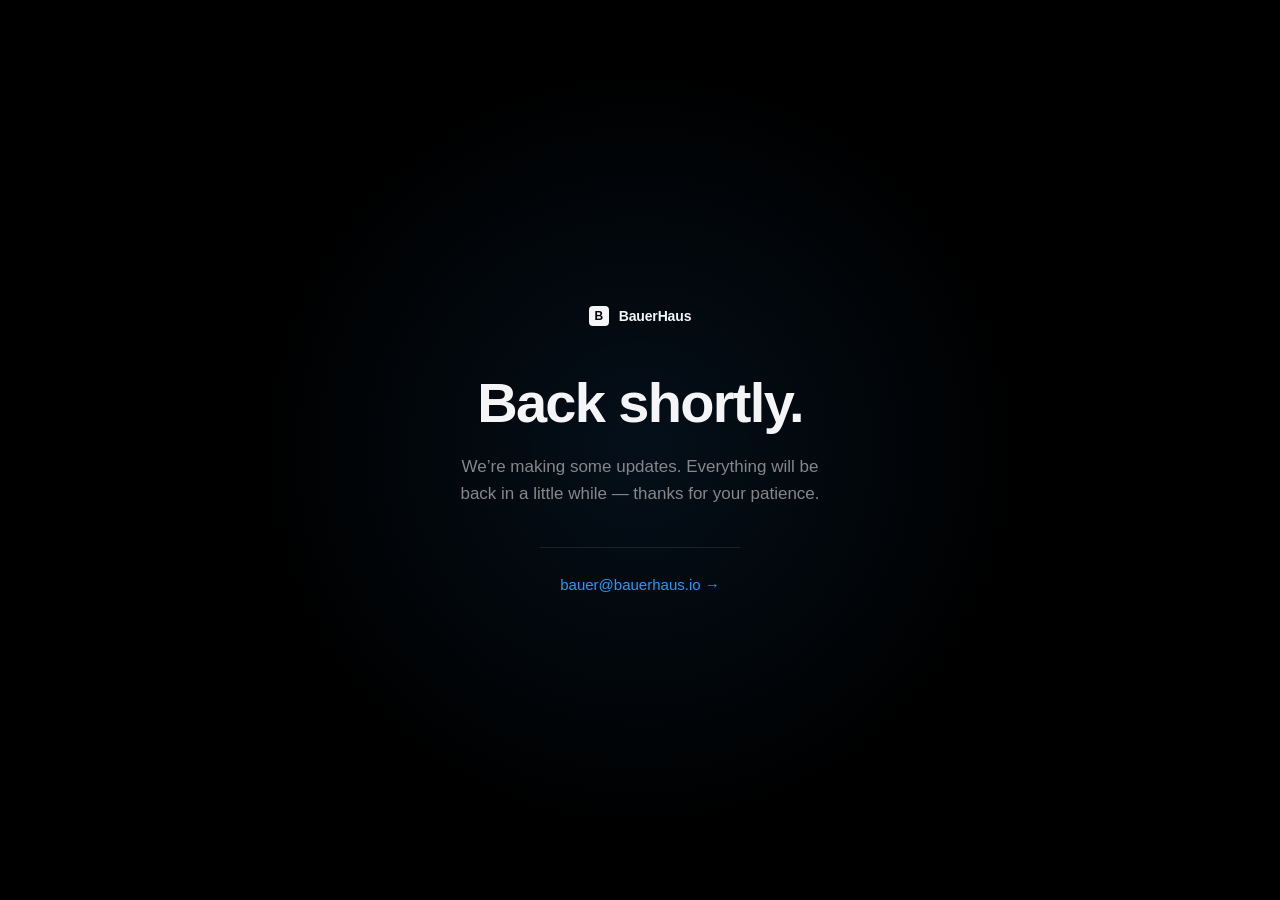
<file: maintenance.html>
<!DOCTYPE html>
<html lang="en">
<head>
    <meta charset="UTF-8">
    <meta name="viewport" content="width=device-width, initial-scale=1.0">

    <!-- This page is pure markup and CSS - no scripts, no third-party anything -
         so it gets the tightest policy on the site. -->
    <meta http-equiv="Content-Security-Policy" content="
        default-src 'none';
        style-src 'unsafe-inline';
        img-src 'self' data:;
        base-uri 'none';
        form-action 'none';
        upgrade-insecure-requests">
    <meta name="referrer" content="strict-origin-when-cross-origin">
    <title>Back Shortly — BauerHaus</title>
    <meta name="robots" content="noindex">
<style>
    :root {
        --bg: #000000;
        --border: rgba(255, 255, 255, 0.1);
        --text-main: #f5f5f7;
        --text-dim: #86868b;
        --accent: #2997ff;
    }

    * { box-sizing: border-box; }

    body {
        margin: 0;
        min-height: 100vh;
        background-color: var(--bg);
        color: var(--text-main);
        font-family: -apple-system, BlinkMacSystemFont, "SF Pro Display", "Segoe UI", Roboto, sans-serif;
        -webkit-font-smoothing: antialiased;
        display: grid;
        place-items: center;
        padding: 24px;
        overflow-x: hidden;
    }

    .ambient-light {
        position: fixed;
        top: 50%;
        left: 50%;
        width: 900px;
        height: 900px;
        max-width: 150vw;
        max-height: 150vw;
        transform: translate(-50%, -50%);
        background: radial-gradient(circle, rgba(41, 151, 255, 0.10) 0%, transparent 60%);
        pointer-events: none;
        z-index: 0;
    }

    .panel {
        position: relative;
        z-index: 1;
        text-align: center;
        max-width: 460px;
    }

    .logo {
        font-weight: 600;
        font-size: 14px;
        letter-spacing: -0.01em;
        display: inline-flex;
        align-items: center;
        gap: 10px;
        margin-bottom: 48px;
    }

    .logo-box {
        width: 20px;
        height: 20px;
        background: var(--text-main);
        color: var(--bg);
        border-radius: 4px;
        display: grid;
        place-items: center;
        font-size: 12px;
        font-weight: 800;
    }

    h1 {
        font-size: clamp(38px, 9vw, 56px);
        line-height: 1.05;
        letter-spacing: -0.03em;
        font-weight: 700;
        margin: 0 0 20px;
    }

    p {
        color: var(--text-dim);
        font-size: 17px;
        line-height: 1.6;
        margin: 0 auto 40px;
        max-width: 380px;
    }

    .divider {
        height: 1px;
        background: var(--border);
        margin: 0 auto 28px;
        max-width: 200px;
    }

    a {
        color: var(--accent);
        text-decoration: none;
        font-size: 15px;
        font-weight: 500;
    }

    a:hover { text-decoration: underline; }
</style>
</head>
<body>
    <div class="ambient-light"></div>

    <main class="panel">
        <div class="logo">
            <div class="logo-box">B</div>
            <span>BauerHaus</span>
        </div>

        <h1>Back shortly.</h1>
        <p>We&rsquo;re making some updates. Everything will be back in a little while &mdash; thanks for your patience.</p>

        <div class="divider"></div>
        <a href="mailto:bauer@bauerhaus.io">bauer@bauerhaus.io &rarr;</a>
    </main>
</body>
</html>
</file>
<file: nexa/nexa.css>
/* Shared by the Nexa pages. Kept in a file (not inline) so their Content-Security-Policy can
   refuse every inline style and script. The layout follows the WindowSmith page (glass nav,
   gradient headline, app mockup, feature cards, footer popups), rebuilt without Tailwind, web
   fonts or icon fonts so the pages load nothing from another site. */
:root {
    --bg: #020617;
    --surface: rgba(30, 41, 59, 0.4);
    --surface-hover: rgba(30, 41, 59, 0.6);
    --border: rgba(255, 255, 255, 0.07);
    --border-strong: rgba(255, 255, 255, 0.15);
    --text-main: #f8fafc;
    --text-dim: #94a3b8;
    --text-faint: #64748b;
    --accent: #3b82f6;
    --accent-text: #60a5fa;
    --green: #34d399;
}

* { box-sizing: border-box; }
html { scroll-behavior: smooth; scroll-padding-top: 88px; }

body {
    margin: 0;
    background-color: var(--bg);
    /* The BauerHaus background mesh, in Nexa's quieter blue and slate. */
    background-image:
        radial-gradient(at 0% 0%, rgba(56, 189, 248, 0.12) 0px, transparent 50%),
        radial-gradient(at 100% 0%, rgba(148, 163, 184, 0.10) 0px, transparent 50%);
    background-attachment: fixed;
    color: var(--text-main);
    font-family: -apple-system, BlinkMacSystemFont, "SF Pro Text", "Segoe UI", Roboto, sans-serif;
    -webkit-font-smoothing: antialiased;
    line-height: 1.6;
    overflow-x: hidden;
}

a { color: var(--accent-text); text-decoration: none; }
a:hover { text-decoration: underline; }
strong { color: var(--text-main); font-weight: 600; }
p, li { color: var(--text-dim); }

.wrap { max-width: 1120px; margin: 0 auto; padding: 0 24px; }
.narrow { max-width: 760px; }

/* Navigation */
header {
    position: sticky; top: 0; z-index: 50;
    background: rgba(2, 6, 23, 0.7);
    -webkit-backdrop-filter: blur(12px); backdrop-filter: blur(12px);
    border-bottom: 1px solid rgba(255, 255, 255, 0.05);
}
.nav { height: 72px; display: flex; justify-content: space-between; align-items: center; gap: 16px; }
.crumbs { display: flex; align-items: center; gap: 14px; min-width: 0; }
.back { color: var(--text-dim); font-size: 14px; font-weight: 500; white-space: nowrap; }
.back:hover { color: var(--text-main); text-decoration: none; }
.slash { color: #334155; }
.app { display: flex; align-items: center; gap: 10px; color: var(--text-main); font-weight: 700; font-size: 18px; letter-spacing: -0.01em; }
.app:hover { text-decoration: none; }
.app img { width: 30px; height: 30px; border-radius: 7px; }
.nav-links { display: flex; align-items: center; gap: 24px; font-size: 14px; font-weight: 500; }
.nav-links a { color: var(--text-dim); }
.nav-links a:hover { color: var(--text-main); text-decoration: none; }
.nav-links .pill {
    color: var(--text-main); font-weight: 600; background: rgba(255, 255, 255, 0.1);
    border: 1px solid rgba(255, 255, 255, 0.05); padding: 8px 18px; border-radius: 999px;
}
.nav-links .pill:hover { background: rgba(255, 255, 255, 0.2); }

/* Hero */
.hero { text-align: center; padding-top: 88px; padding-bottom: 40px; }
.badge {
    display: inline-flex; align-items: center; gap: 8px; padding: 6px 16px; border-radius: 999px;
    background: rgba(59, 130, 246, 0.1); border: 1px solid rgba(59, 130, 246, 0.2);
    color: #93c5fd; font-size: 12px; font-weight: 600; margin-bottom: 32px;
}
.dot { width: 8px; height: 8px; border-radius: 50%; background: var(--green); flex-shrink: 0; }
.hero h1 {
    font-size: clamp(2.6rem, 8vw, 4.5rem); font-weight: 800; letter-spacing: -0.035em; line-height: 1.08;
    margin: 0 0 24px;
}
.gradient {
    background: linear-gradient(to right, #e2e8f0, #60a5fa, #38bdf8);
    -webkit-background-clip: text; background-clip: text;
    -webkit-text-fill-color: transparent; color: transparent;
}
.lede { font-size: clamp(1.05rem, 2.4vw, 1.25rem); max-width: 640px; margin: 0 auto 40px; }
.actions { display: flex; flex-wrap: wrap; justify-content: center; gap: 16px; }
.button {
    display: inline-flex; align-items: center; gap: 10px; padding: 15px 32px; border-radius: 999px;
    font-weight: 700; color: #fff; background: #2563eb; box-shadow: 0 0 40px -10px rgba(37, 99, 235, 0.5);
    transition: background 0.2s, transform 0.2s;
}
.button:hover { text-decoration: none; background: var(--accent); transform: scale(1.04); }
.button svg { width: 18px; height: 18px; fill: currentColor; }
.button.ghost {
    color: #cbd5e1; font-weight: 500; background: var(--surface); box-shadow: none;
    border: 1px solid var(--border);
}
.button.ghost:hover { color: #fff; background: var(--surface-hover); }
.meta { margin: 20px 0 0; font-size: 14px; color: var(--text-faint); }

.notice {
    max-width: 760px; margin: 48px auto 0; text-align: left;
    background: rgba(59, 130, 246, 0.08); border: 1px solid rgba(59, 130, 246, 0.3);
    border-radius: 16px; padding: 18px 22px;
}
.notice p { margin: 0; color: var(--text-main); }

/* The app mockup: a drawing of Nexa's window with made-up contacts, not real data. */
.demo { position: relative; max-width: 960px; margin: 72px auto 0; perspective: 1000px; }
.glow {
    position: absolute; inset: -20px; z-index: -1; border-radius: 50%; opacity: 0.18; filter: blur(60px);
    background: conic-gradient(from 180deg at 50% 50%, #2a8af6 0deg, #94a3b8 180deg, #2a8af6 360deg);
}
.window {
    text-align: left; border-radius: 14px; overflow: hidden;
    border: 1px solid rgba(255, 255, 255, 0.1); background: #0f172a;
    box-shadow: 0 40px 80px -20px rgba(0, 0, 0, 0.6);
    transform: rotateX(6deg); transition: transform 0.7s cubic-bezier(0.4, 0, 0.2, 1);
}
.demo:hover .window { transform: rotateX(0deg) scale(1.01); }
.titlebar { height: 36px; display: flex; align-items: center; gap: 8px; padding: 0 14px; background: rgba(255, 255, 255, 0.04); border-bottom: 1px solid rgba(255, 255, 255, 0.05); }
.light { width: 12px; height: 12px; border-radius: 50%; }
.light.red { background: #ff5f57; } .light.yellow { background: #febc2e; } .light.green { background: #28c840; }
.panes { display: grid; grid-template-columns: 250px 1fr; height: 420px; }
.sidebar { display: flex; flex-direction: column; background: rgba(255, 255, 255, 0.025); border-right: 1px solid rgba(255, 255, 255, 0.06); padding: 12px 10px; }
.chat-row { display: flex; gap: 10px; align-items: center; padding: 8px 10px; border-radius: 8px; }
.chat-row.selected { background: rgba(59, 130, 246, 0.85); }
.chat-row.selected .preview { color: rgba(255, 255, 255, 0.8); }
.avatar { width: 32px; height: 32px; border-radius: 50%; display: grid; place-items: center; flex-shrink: 0; font-size: 13px; font-weight: 700; color: #fff; }
.a1 { background: linear-gradient(135deg, #f472b6, #a855f7); }
.a2 { background: linear-gradient(135deg, #34d399, #0ea5e9); }
.a3 { background: linear-gradient(135deg, #fbbf24, #f97316); }
.a4 { background: linear-gradient(135deg, #64748b, #334155); }
.chat-row b { display: block; font-size: 13px; color: var(--text-main); font-weight: 600; }
.preview { display: block; font-size: 12px; color: var(--text-faint); white-space: nowrap; overflow: hidden; text-overflow: ellipsis; }
.chat-row div { min-width: 0; }
.status { margin-top: auto; padding: 10px; font-size: 11px; color: var(--text-dim); display: grid; gap: 4px; }
.status span { display: flex; align-items: center; gap: 6px; }
.status .dot { width: 7px; height: 7px; }
.conversation { display: flex; flex-direction: column; min-width: 0; }
.conv-head { display: flex; align-items: center; gap: 10px; padding: 12px 18px; border-bottom: 1px solid rgba(255, 255, 255, 0.06); }
.conv-head b { font-size: 14px; }
.verified { font-size: 11px; color: var(--green); border: 1px solid rgba(52, 211, 153, 0.35); border-radius: 999px; padding: 1px 8px; }
.messages { flex: 1; display: flex; flex-direction: column; gap: 8px; padding: 18px; overflow: hidden; }
.bubble { max-width: 70%; padding: 8px 13px; border-radius: 16px; font-size: 13px; line-height: 1.45; color: var(--text-main); }
.bubble.them { align-self: flex-start; background: rgba(255, 255, 255, 0.09); border-bottom-left-radius: 5px; }
.bubble.me { align-self: flex-end; background: #2563eb; border-bottom-right-radius: 5px; }
.stamp { align-self: center; font-size: 11px; color: var(--text-faint); }
.composer { margin: 0 18px 16px; padding: 9px 14px; border-radius: 999px; border: 1px solid rgba(255, 255, 255, 0.1); font-size: 13px; color: var(--text-faint); }

/* The mockup's glow and tilt reach past the edges; clip them so phones get no sideways scroll
   (clip, unlike hidden, doesn't make main a scroll container). */
main { overflow-x: clip; }

/* Sections */
section { padding: 96px 0; }
section.ruled { border-top: 1px solid rgba(255, 255, 255, 0.05); }
.section-head { text-align: center; max-width: 680px; margin: 0 auto 56px; }
.section-head h2 { font-size: clamp(1.9rem, 4.5vw, 2.4rem); font-weight: 700; letter-spacing: -0.02em; line-height: 1.15; margin: 0 0 16px; }
.section-head p { font-size: 1.1rem; margin: 0; }

.cards { display: grid; grid-template-columns: repeat(auto-fit, minmax(240px, 1fr)); gap: 24px; }
/* Eight feature cards: four, two or one per row, never leaving a pair alone under a row of three. */
.cards.four { grid-template-columns: repeat(4, 1fr); }
@media (max-width: 1000px) { .cards.four { grid-template-columns: repeat(2, 1fr); } }
@media (max-width: 560px) { .cards.four { grid-template-columns: 1fr; } }
.card {
    background: var(--surface); border: 1px solid var(--border); border-radius: 18px; padding: 28px;
    -webkit-backdrop-filter: blur(12px); backdrop-filter: blur(12px);
    transition: all 0.3s cubic-bezier(0.4, 0, 0.2, 1);
}
.card:hover { background: var(--surface-hover); border-color: var(--border-strong); transform: translateY(-4px); box-shadow: 0 20px 40px -5px rgba(0, 0, 0, 0.3); }
.card h3 { font-size: 1.15rem; font-weight: 700; margin: 0 0 10px; color: var(--text-main); }
.card p { margin: 0; }
.card .small { margin-top: 14px; font-size: 14px; color: var(--text-faint); }
.icon {
    width: 52px; height: 52px; border-radius: 14px; display: grid; place-items: center; margin-bottom: 22px;
    transition: transform 0.3s;
}
.card:hover .icon { transform: scale(1.1); }
.icon svg { width: 26px; height: 26px; fill: none; stroke: currentColor; stroke-width: 1.8; stroke-linecap: round; stroke-linejoin: round; }
.icon.step { font-size: 20px; font-weight: 700; }
.blue { color: #60a5fa; background: rgba(59, 130, 246, 0.1); border: 1px solid rgba(59, 130, 246, 0.2); }
.sky { color: #38bdf8; background: rgba(14, 165, 233, 0.1); border: 1px solid rgba(14, 165, 233, 0.2); }
.green { color: #34d399; background: rgba(16, 185, 129, 0.1); border: 1px solid rgba(16, 185, 129, 0.2); }
.slate { color: #cbd5e1; background: rgba(148, 163, 184, 0.1); border: 1px solid rgba(148, 163, 184, 0.2); }

.facts { display: flex; flex-wrap: wrap; justify-content: center; gap: 10px 32px; margin: 56px 0 0; padding: 0; list-style: none; font-size: 14px; color: var(--text-faint); }
.facts li { margin: 0; color: var(--text-faint); }

/* Help, questions, report abuse */
.help h2 { font-size: 1.6rem; letter-spacing: -0.015em; margin: 56px 0 14px; }
.help h2:first-child { margin-top: 0; }
.help ul, .help ol { padding-left: 1.3em; }
.help li { margin: 6px 0; }
details { border-bottom: 1px solid var(--border); padding: 16px 0; }
details summary { cursor: pointer; font-weight: 600; color: var(--text-main); }
details summary:hover { color: #fff; }
details p { margin: 10px 0 0; }

/* Privacy policy page */
h1.page { font-size: clamp(2rem, 6vw, 2.75rem); letter-spacing: -0.02em; line-height: 1.1; margin: 56px 0 8px; }
.updated { color: var(--text-dim); margin: 0 0 32px; }
main.policy h2 { font-size: 1.5rem; letter-spacing: -0.01em; margin: 48px 0 12px; }
main.policy h3 { font-size: 1.1rem; margin: 28px 0 6px; }
main.policy ul, main.policy ol { padding-left: 1.3em; }
main.policy li { margin: 6px 0; }
main.policy .notice { margin: 24px 0; }

/* Footer */
footer { border-top: 1px solid rgba(255, 255, 255, 0.05); margin-top: 48px; padding: 48px 0; font-size: 14px; }
.footer-grid { display: grid; grid-template-columns: 1fr auto 1fr; align-items: center; gap: 24px; }
.byline { display: flex; align-items: center; gap: 12px; color: var(--text-dim); }
.byline img { width: 32px; height: 32px; border-radius: 8px; }
.byline b { color: var(--text-main); }
.copyright { text-align: center; }
.copyright p { margin: 0; color: var(--text-faint); }
.copyright p + p { font-size: 12px; color: #475569; margin-top: 4px; }
.footer-links { display: flex; justify-content: flex-end; gap: 24px; font-weight: 500; }
.footer-links a { color: var(--text-faint); }
.footer-links a:hover { color: var(--text-main); text-decoration: none; }

/* Popups, opened by their #fragment so they need no script. */
.modal {
    position: fixed; inset: 0; z-index: 100; display: none; align-items: center; justify-content: center;
    background: rgba(0, 0, 0, 0.4); -webkit-backdrop-filter: blur(10px); backdrop-filter: blur(10px);
}
.modal:target { display: flex; }
.modal-backdrop { position: absolute; inset: 0; }
.modal-content {
    position: relative; background: #1c1c1e; border: 1px solid rgba(255, 255, 255, 0.1); padding: 40px;
    border-radius: 24px; max-width: 440px; width: 90%; box-shadow: 0 40px 80px rgba(0, 0, 0, 0.5);
}
.modal-content h2 { margin: 0 0 12px; font-size: 1.5rem; letter-spacing: -0.02em; }
.modal-content p { margin: 0; color: #86868b; }
.modal-content .mail { display: inline-block; margin-top: 8px; color: #2997ff; font-weight: 500; }
.close {
    position: absolute; top: 20px; right: 20px; width: 30px; height: 30px; border-radius: 50%;
    display: grid; place-items: center; background: rgba(255, 255, 255, 0.1); color: #fff; font-size: 18px; line-height: 1;
}
.close:hover { background: rgba(255, 255, 255, 0.2); text-decoration: none; }

@media (max-width: 760px) {
    .nav-links a:not(.pill) { display: none; }
    .slash, .back-label { display: none; }
    .panes { grid-template-columns: 1fr; height: auto; }
    .sidebar { display: none; }
    .messages { min-height: 300px; }
    .footer-grid { grid-template-columns: 1fr; justify-items: center; text-align: center; }
    .footer-links { justify-content: center; }
}

@media (prefers-reduced-motion: reduce) {
    html { scroll-behavior: auto; }
    .window, .card, .icon, .button { transition: none; }
    .window, .demo:hover .window { transform: none; }
    .card:hover, .button:hover { transform: none; }
}
</file>
